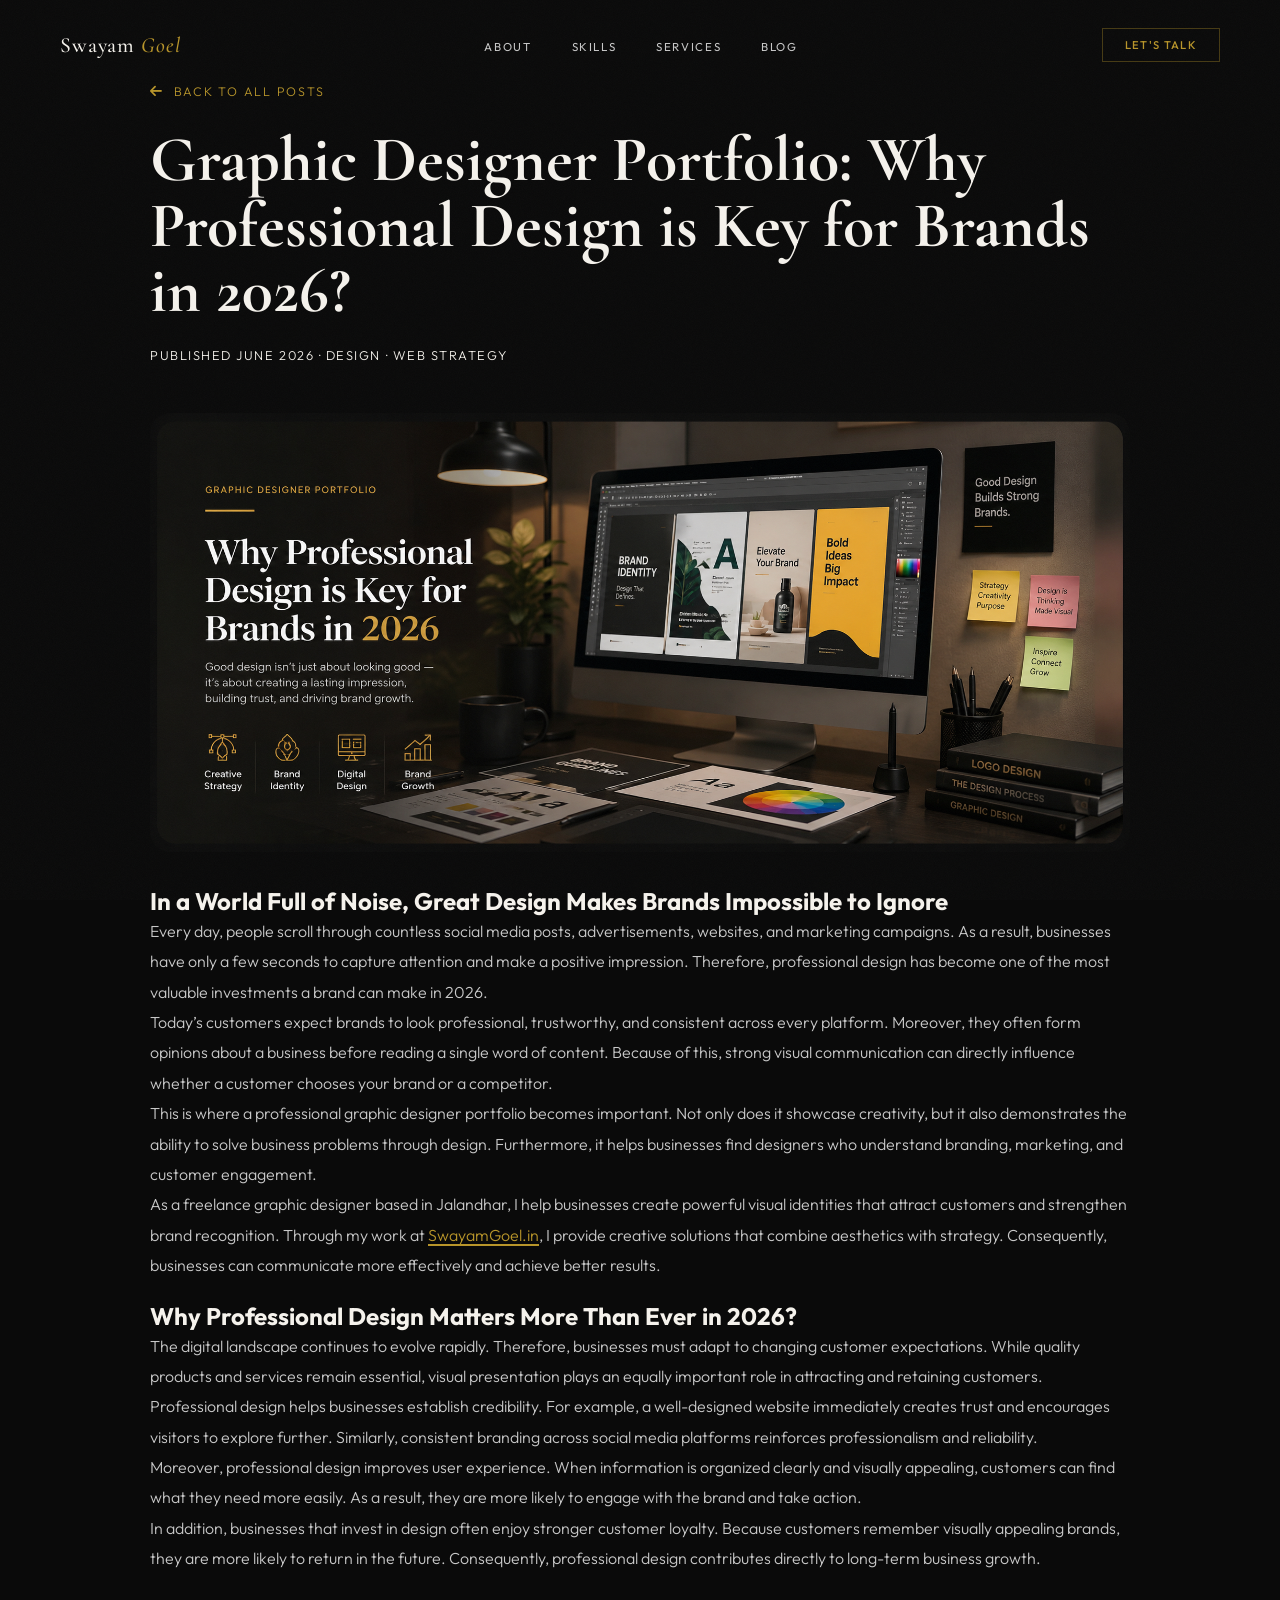
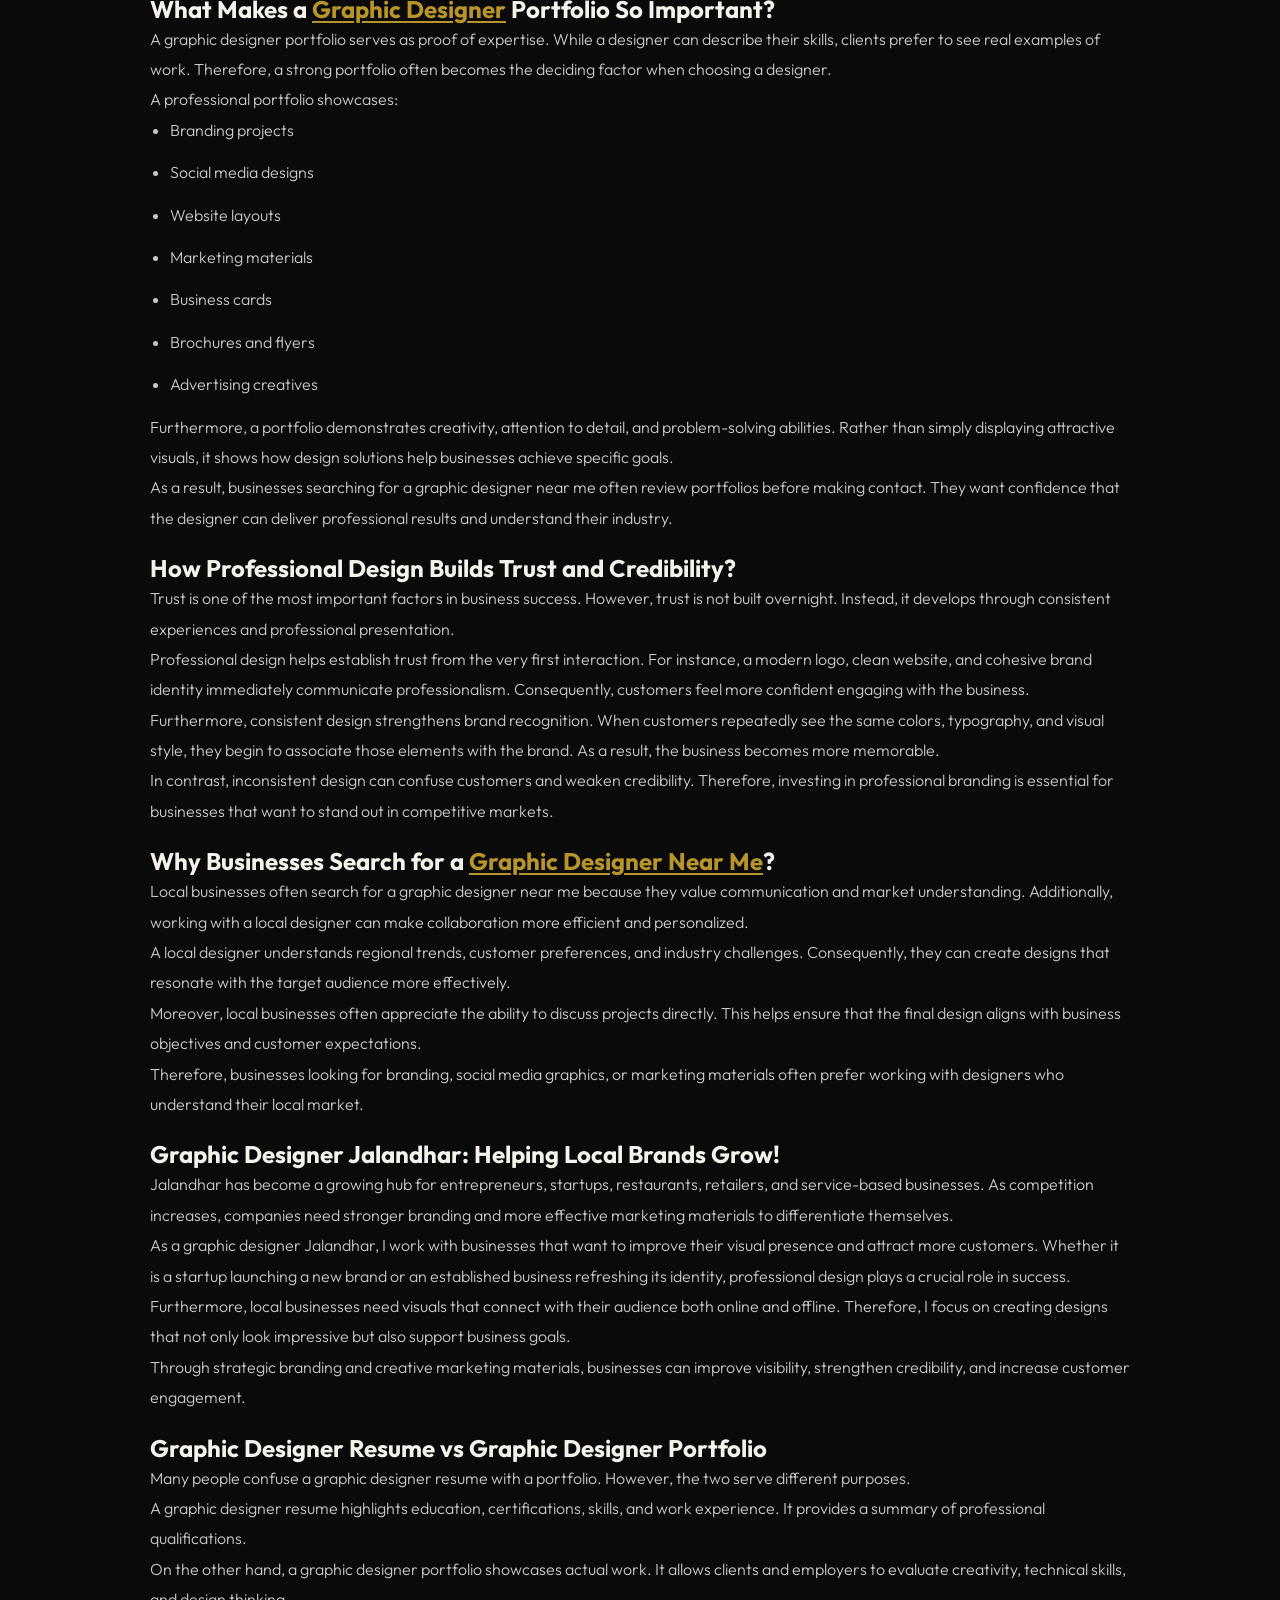
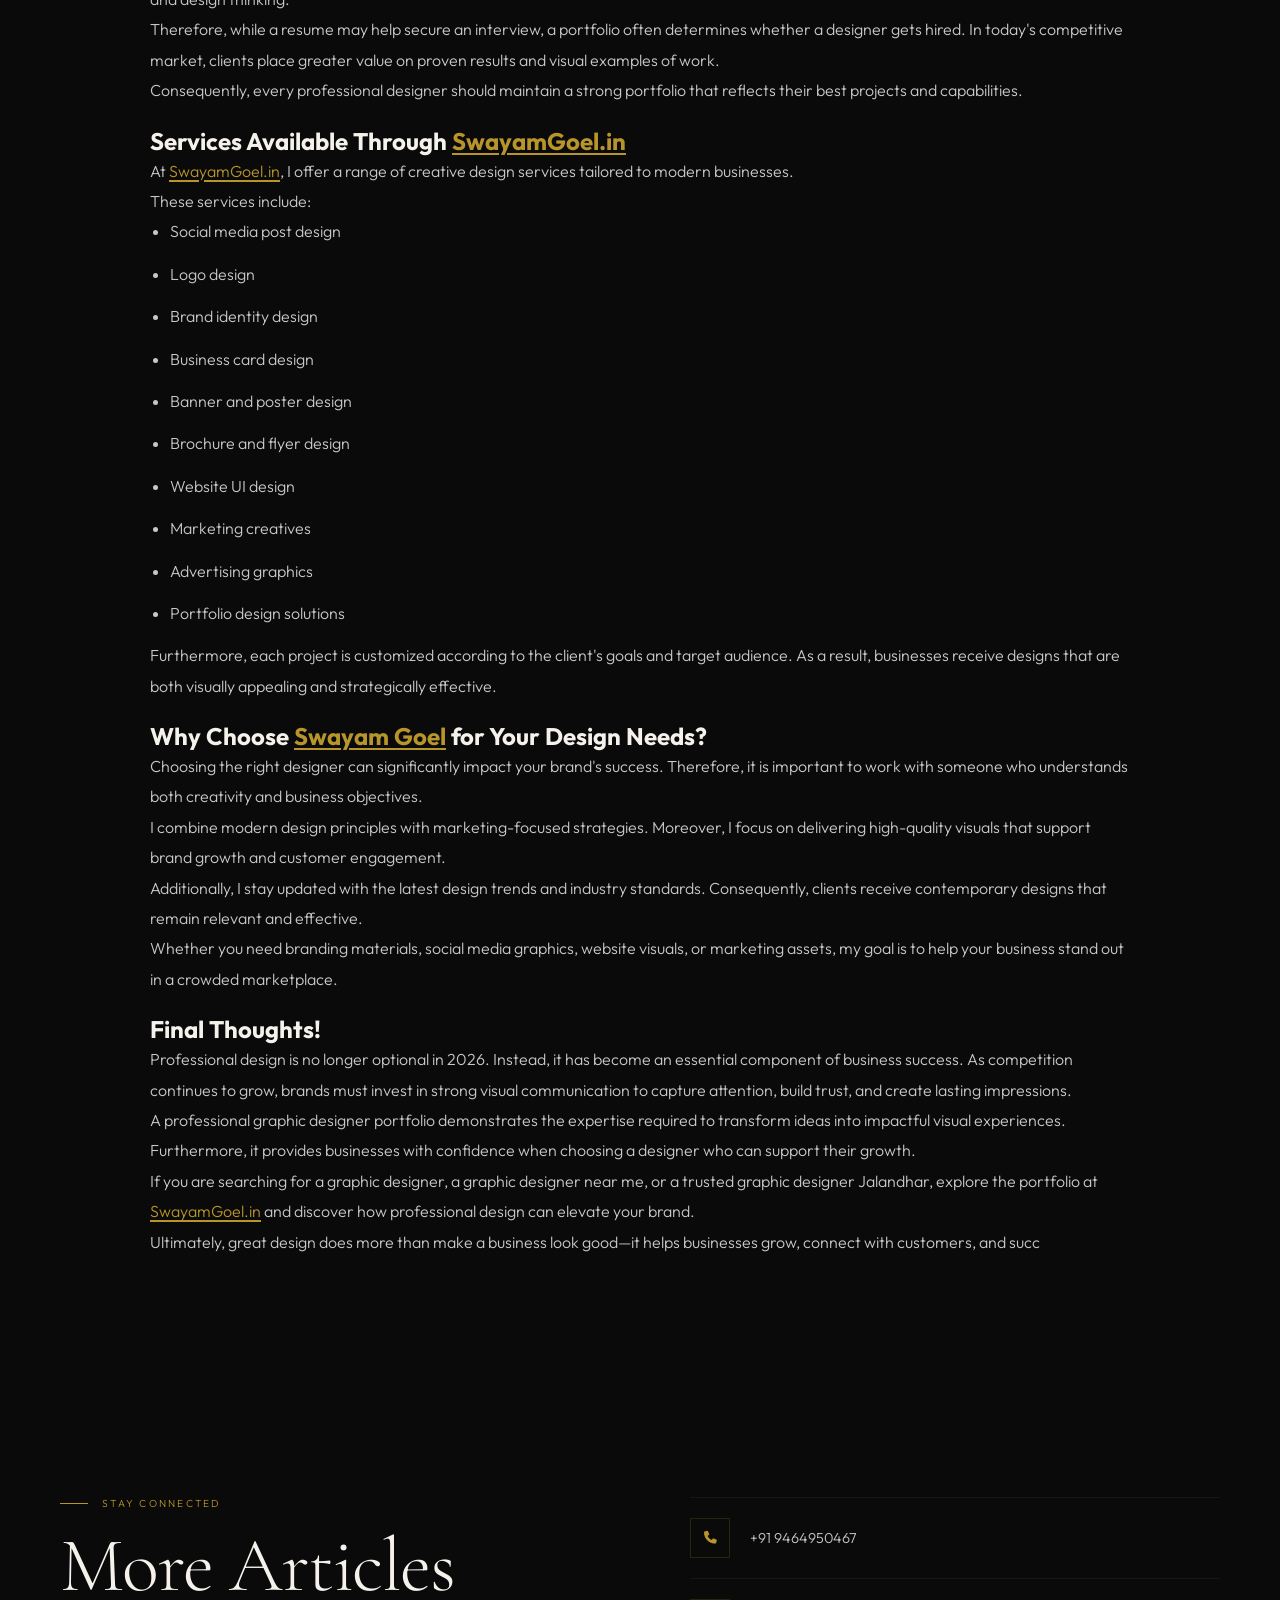
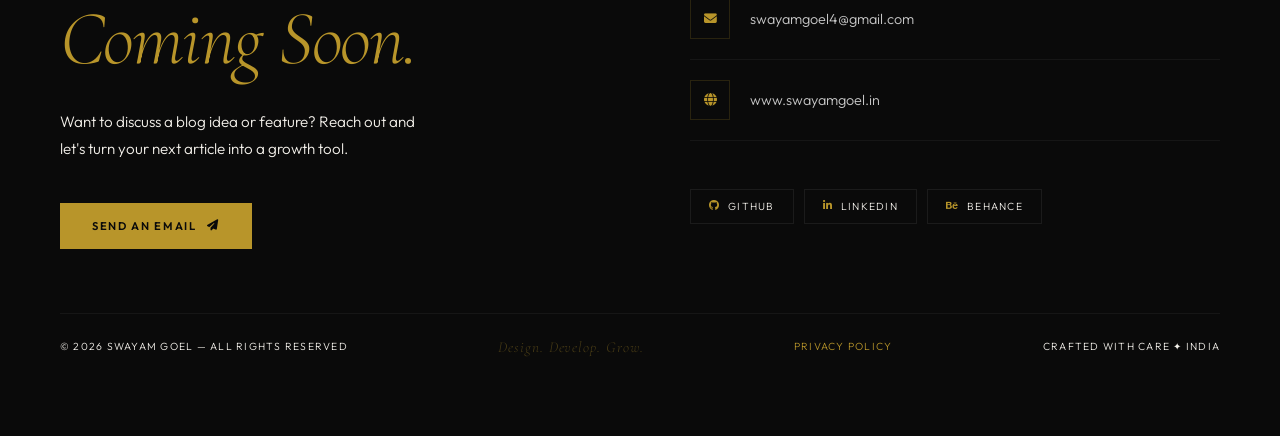
<file: graphic-designer-portfolio.html>
<!DOCTYPE html>
<html lang="en">

<head>
    <meta charset="UTF-8">
    <meta name="viewport" content="width=device-width, initial-scale=1.0">
    <title>Graphic Designer Portfolio: Why Professional Design is Key for Brands in 2026.</title>
    <link rel="stylesheet" href="style.css">
    <link rel="canonical" href="https://swayamgoel.in/graphic-designer-portfolio/">
    <meta name="description"
        content="Graphic Designer Portfolio by Swayam Goel. Explore branding, social media, and marketing design services that help businesses grow and build trust in 2026.">

    <meta name="keywords"
        content="graphic designer portfolio, graphic designer, graphic designer jalandhar, graphic designer near me, graphic designer resume">
    <link rel="icon" type="image/png" href="images/sg.png">
    <link rel="stylesheet" href="https://cdnjs.cloudflare.com/ajax/libs/font-awesome/6.5.0/css/all.min.css">
    <link rel="preconnect" href="https://fonts.googleapis.com">
    <link rel="preconnect" href="https://fonts.gstatic.com" crossorigin>
    <link
        href="https://fonts.googleapis.com/css2?family=Cormorant+Garamond:ital,wght@0,300;0,400;0,500;0,600;0,700;1,300;1,400;1,500&family=Outfit:wght@300;400;500;600&family=Libre+Baskerville:ital@1&display=swap"
        rel="stylesheet">
</head>
<!-- Google tag (gtag.js) -->
<script async src="https://www.googletagmanager.com/gtag/js?id=AW-18157268292"></script>
<script>
  window.dataLayer = window.dataLayer || [];
  function gtag(){dataLayer.push(arguments);}
  gtag('js', new Date());

  gtag('config', 'AW-18157268292');
</script>
<body>
    <nav id="nav">
        <a href="index.html" class="n-logo">Swayam <em>Goel</em></a>
        <ul class="n-links">
            <li><a href="index.html#about">About</a></li>
            <li><a href="index.html#skills">Skills</a></li>
            <li><a href="index.html#services">Services</a></li>
            <li><a href="blog.html">Blog</a></li>
        </ul>
        <a href="index.html#connect" class="n-cta">Let's Talk</a>
        <div class="ham" id="ham" onclick="toggleNav()"><span></span><span></span><span></span></div>
    </nav>

    <div class="mob" id="mob">
        <a href="index.html#about" onclick="closeNav()">About</a>
        <a href="index.html#skills" onclick="closeNav()">Skills</a>
        <a href="index.html#services" onclick="closeNav()">Services</a>
        <a href="blog.html" onclick="closeNav()">Blog</a>
        <a href="index.html#connect" onclick="closeNav()">Contact</a>
    </div>

    <section class="blog-detail sec-in">
        <a class="back-link" href="blog.html"><i class="fa-solid fa-arrow-left"></i>Back to all posts</a>
        <h1>Graphic Designer Portfolio: Why Professional Design is Key for Brands in 2026?</h1>
        <div class="blog-detail-meta">Published June 2026 · Design · Web Strategy</div>
        <img src="images/graphic-designer-resume.png" alt="Graphic designer portfolio" class="blog-image">
        <h2>In a World Full of Noise, Great Design Makes Brands Impossible to Ignore</h2>
        <p>Every day, people scroll through countless social media posts, advertisements, websites, and marketing
            campaigns. As a result, businesses have only a few seconds to capture attention and make a positive
            impression. Therefore, professional design has become one of the most valuable investments a brand can make
            in 2026.</p>
        <p>Today’s customers expect brands to look professional, trustworthy, and consistent across every platform.
            Moreover, they often form opinions about a business before reading a single word of content. Because of
            this, strong visual communication can directly influence whether a customer chooses your brand or a
            competitor.</p>
        <p>This is where a professional graphic designer portfolio becomes important. Not only does it showcase
            creativity, but it also demonstrates the ability to solve business problems through design. Furthermore, it
            helps businesses find designers who understand branding, marketing, and customer engagement.</p>
        <p>As a freelance graphic designer based in Jalandhar, I help businesses create powerful visual identities that
            attract customers and strengthen brand recognition. Through my work at <a
                href="http://www.swayamgoel.in">SwayamGoel.in</a>, I provide creative solutions that combine aesthetics
            with strategy. Consequently, businesses can communicate more effectively and achieve better results.</p>
        <br>
        <h2>Why Professional Design Matters More Than Ever in 2026?</h2>
        <p>The digital landscape continues to evolve rapidly. Therefore, businesses must adapt to changing customer
            expectations. While quality products and services remain essential, visual presentation plays an equally
            important role in attracting and retaining customers.</p>
        <p>Professional design helps businesses establish credibility. For example, a well-designed website immediately
            creates trust and encourages visitors to explore further. Similarly, consistent branding across social media
            platforms reinforces professionalism and reliability.</p>
        <p>Moreover, professional design improves user experience. When information is organized clearly and visually
            appealing, customers can find what they need more easily. As a result, they are more likely to engage with
            the brand and take action.</p>
        <p>In addition, businesses that invest in design often enjoy stronger customer loyalty. Because customers
            remember visually appealing brands, they are more likely to return in the future. Consequently, professional
            design contributes directly to long-term business growth.</p>
        <br>
        <h2>What Makes a <a href="http://www.swayamgoel.in">Graphic Designer</a> Portfolio So Important?</h2>
        <p>A graphic designer portfolio serves as proof of expertise. While a designer can describe their skills,
            clients prefer to see real examples of work. Therefore, a strong portfolio often becomes the deciding factor
            when choosing a designer.</p>
        <p>A professional portfolio showcases:</p>
        <ul>
            <li>Branding projects</li>
            <li>Social media designs</li>
            <li>Website layouts</li>
            <li>Marketing materials</li>
            <li>Business cards</li>
            <li>Brochures and flyers</li>
            <li>Advertising creatives</li>
        </ul>
        <p>Furthermore, a portfolio demonstrates creativity, attention to detail, and problem-solving abilities. Rather
            than simply displaying attractive visuals, it shows how design solutions help businesses achieve specific
            goals.</p>
        <p>As a result, businesses searching for a graphic designer near me often review portfolios before making
            contact. They want confidence that the designer can deliver professional results and understand their
            industry.</p>
        <br>
        <h2>How Professional Design Builds Trust and Credibility?</h2>
        <p>Trust is one of the most important factors in business success. However, trust is not built overnight.
            Instead, it develops through consistent experiences and professional presentation.</p>
        <p>Professional design helps establish trust from the very first interaction. For instance, a modern logo, clean
            website, and cohesive brand identity immediately communicate professionalism. Consequently, customers feel
            more confident engaging with the business.</p>
        <p>Furthermore, consistent design strengthens brand recognition. When customers repeatedly see the same colors,
            typography, and visual style, they begin to associate those elements with the brand. As a result, the
            business becomes more memorable.</p>
        <p>In contrast, inconsistent design can confuse customers and weaken credibility. Therefore, investing in
            professional branding is essential for businesses that want to stand out in competitive markets.</p>
        <br>
        <h2>Why Businesses Search for a <a href="http://www.swayamgoel.in">Graphic Designer Near Me</a>?</h2>
        <p>Local businesses often search for a graphic designer near me because they value communication and market
            understanding. Additionally, working with a local designer can make collaboration more efficient and
            personalized.</p>
        <p>A local designer understands regional trends, customer preferences, and industry challenges. Consequently,
            they can create designs that resonate with the target audience more effectively.</p>
        <p>Moreover, local businesses often appreciate the ability to discuss projects directly. This helps ensure that
            the final design aligns with business objectives and customer expectations.</p>
        <p>Therefore, businesses looking for branding, social media graphics, or marketing materials often prefer
            working with designers who understand their local market.</p>
        <br>
        <h2>Graphic Designer Jalandhar: Helping Local Brands Grow!</h2>
        <p>Jalandhar has become a growing hub for entrepreneurs, startups, restaurants, retailers, and service-based
            businesses. As competition increases, companies need stronger branding and more effective marketing
            materials to differentiate themselves.</p>
        <p>As a graphic designer Jalandhar, I work with businesses that want to improve their visual presence and
            attract more customers. Whether it is a startup launching a new brand or an established business refreshing
            its identity, professional design plays a crucial role in success.</p>
        <p>Furthermore, local businesses need visuals that connect with their audience both online and offline.
            Therefore, I focus on creating designs that not only look impressive but also support business goals.</p>
        <p>Through strategic branding and creative marketing materials, businesses can improve visibility, strengthen
            credibility, and increase customer engagement.</p>
        <br>
        <h2>Graphic Designer Resume vs Graphic Designer Portfolio</h2>
        <p>Many people confuse a graphic designer resume with a portfolio. However, the two serve different purposes.
        </p>
        <p>A graphic designer resume highlights education, certifications, skills, and work experience. It provides a
            summary of professional qualifications.</p>
        <p>On the other hand, a graphic designer portfolio showcases actual work. It allows clients and employers to
            evaluate creativity, technical skills, and design thinking.</p>
        <p>Therefore, while a resume may help secure an interview, a portfolio often determines whether a designer gets
            hired. In today's competitive market, clients place greater value on proven results and visual examples of
            work.</p>
        <p>Consequently, every professional designer should maintain a strong portfolio that reflects their best
            projects and capabilities.</p>
        <br>
        <h2>Services Available Through <a href="http://www.swayamgoel.in">SwayamGoel.in</a></h2>
        <p>At <a href="http://www.swayamgoel.in">SwayamGoel.in</a>, I offer a range of creative design services tailored
            to modern businesses.</p>
        <p>These services include:</p>
        <ul>
            <li>Social media post design</li>
            <li>Logo design</li>
            <li>Brand identity design</li>
            <li>Business card design</li>
            <li>Banner and poster design</li>
            <li>Brochure and flyer design</li>
            <li>Website UI design</li>
            <li>Marketing creatives</li>
            <li>Advertising graphics</li>
            <li>Portfolio design solutions</li>
        </ul>
        <p>Furthermore, each project is customized according to the client's goals and target audience. As a result,
            businesses receive designs that are both visually appealing and strategically effective.</p>
        <br>
        <h2>Why Choose <a href="http://www.swayamgoel.in">Swayam Goel</a> for Your Design Needs?</h2>
        <p>Choosing the right designer can significantly impact your brand's success. Therefore, it is important to work
            with someone who understands both creativity and business objectives.</p>
        <p>I combine modern design principles with marketing-focused strategies. Moreover, I focus on delivering
            high-quality visuals that support brand growth and customer engagement.</p>
        <p>Additionally, I stay updated with the latest design trends and industry standards. Consequently, clients
            receive contemporary designs that remain relevant and effective.</p>
        <p>Whether you need branding materials, social media graphics, website visuals, or marketing assets, my goal is
            to help your business stand out in a crowded marketplace.</p>
        <br>
        <h2>Final Thoughts!</h2>
        <p>Professional design is no longer optional in 2026. Instead, it has become an essential component of business
            success. As competition continues to grow, brands must invest in strong visual communication to capture
            attention, build trust, and create lasting impressions.</p>
        <p>A professional graphic designer portfolio demonstrates the expertise required to transform ideas into
            impactful visual experiences. Furthermore, it provides businesses with confidence when choosing a designer
            who can support their growth.</p>
        <p>If you are searching for a graphic designer, a graphic designer near me, or a trusted graphic designer
            Jalandhar, explore the portfolio at <a href="http://www.swayamgoel.in">SwayamGoel.in</a> and discover how
            professional design can elevate your brand.</p>
        <p>Ultimately, great design does more than make a business look good—it helps businesses grow, connect with
            customers, and succ</p>
    </section>

    <footer class="foot">
        <div class="foot-in">
            <div>
                <div class="sec-lbl">Stay Connected</div>
                <div class="foot-big">More Articles<br><em>Coming Soon.</em></div>
                <p class="foot-p">Want to discuss a blog idea or feature? Reach out and let's turn your next article
                    into a growth tool.</p>
                <a href="mailto:swayamgoel4@gmail.com?subject=Blog%20Inquiry" class="btn-g">
                    <span>Send an Email</span>
                    <i class="fa-solid fa-paper-plane"></i>
                </a>
            </div>
            <div>
                <div class="c-list">
                    <div class="c-item">
                        <div class="c-icon"><i class="fa-solid fa-phone"></i></div><a href="tel:+919464950467">+91
                            9464950467</a>
                    </div>
                    <div class="c-item">
                        <div class="c-icon"><i class="fa-solid fa-envelope"></i></div><a
                            href="mailto:swayamgoel4@gmail.com">swayamgoel4@gmail.com</a>
                    </div>
                    <div class="c-item">
                        <div class="c-icon"><i class="fa-solid fa-globe"></i></div><a href="http://www.swayamgoel.in"
                            target="_blank">www.swayamgoel.in</a>
                    </div>
                </div>
                <div class="s-list">
                    <a href="https://github.com/Swayamgoel" target="_blank" class="s-btn"><i
                            class="fa-brands fa-github"></i> GitHub</a>
                    <a href="https://www.linkedin.com/in/swayam-goel-176712242/" target="_blank" class="s-btn"><i
                            class="fa-brands fa-linkedin-in"></i> LinkedIn</a>
                    <a href="https://www.behance.net/swayamgoel" target="_blank" class="s-btn"><i
                            class="fa-brands fa-behance"></i> Behance</a>
                </div>
            </div>
        </div>
        <div class="foot-bar">
            <p>© 2026 Swayam Goel — All Rights Reserved</p>
            <div class="foot-m">Design. Develop. Grow.</div>
            <p><a href="privacy-policy.html">Privacy Policy</a></p>
            <p>Crafted with care ✦ India</p>
        </div>
    </footer>

    <script>
        function toggleNav() {
            document.getElementById('mob').classList.toggle('on');
            document.getElementById('ham').classList.toggle('x');
            document.body.style.overflow = document.getElementById('mob').classList.contains('on') ? 'hidden' : '';
        }
        function closeNav() {
            document.getElementById('mob').classList.remove('on');
            document.getElementById('ham').classList.remove('x');
            document.body.style.overflow = '';
        }
    </script>
</body>

</html>
</file>
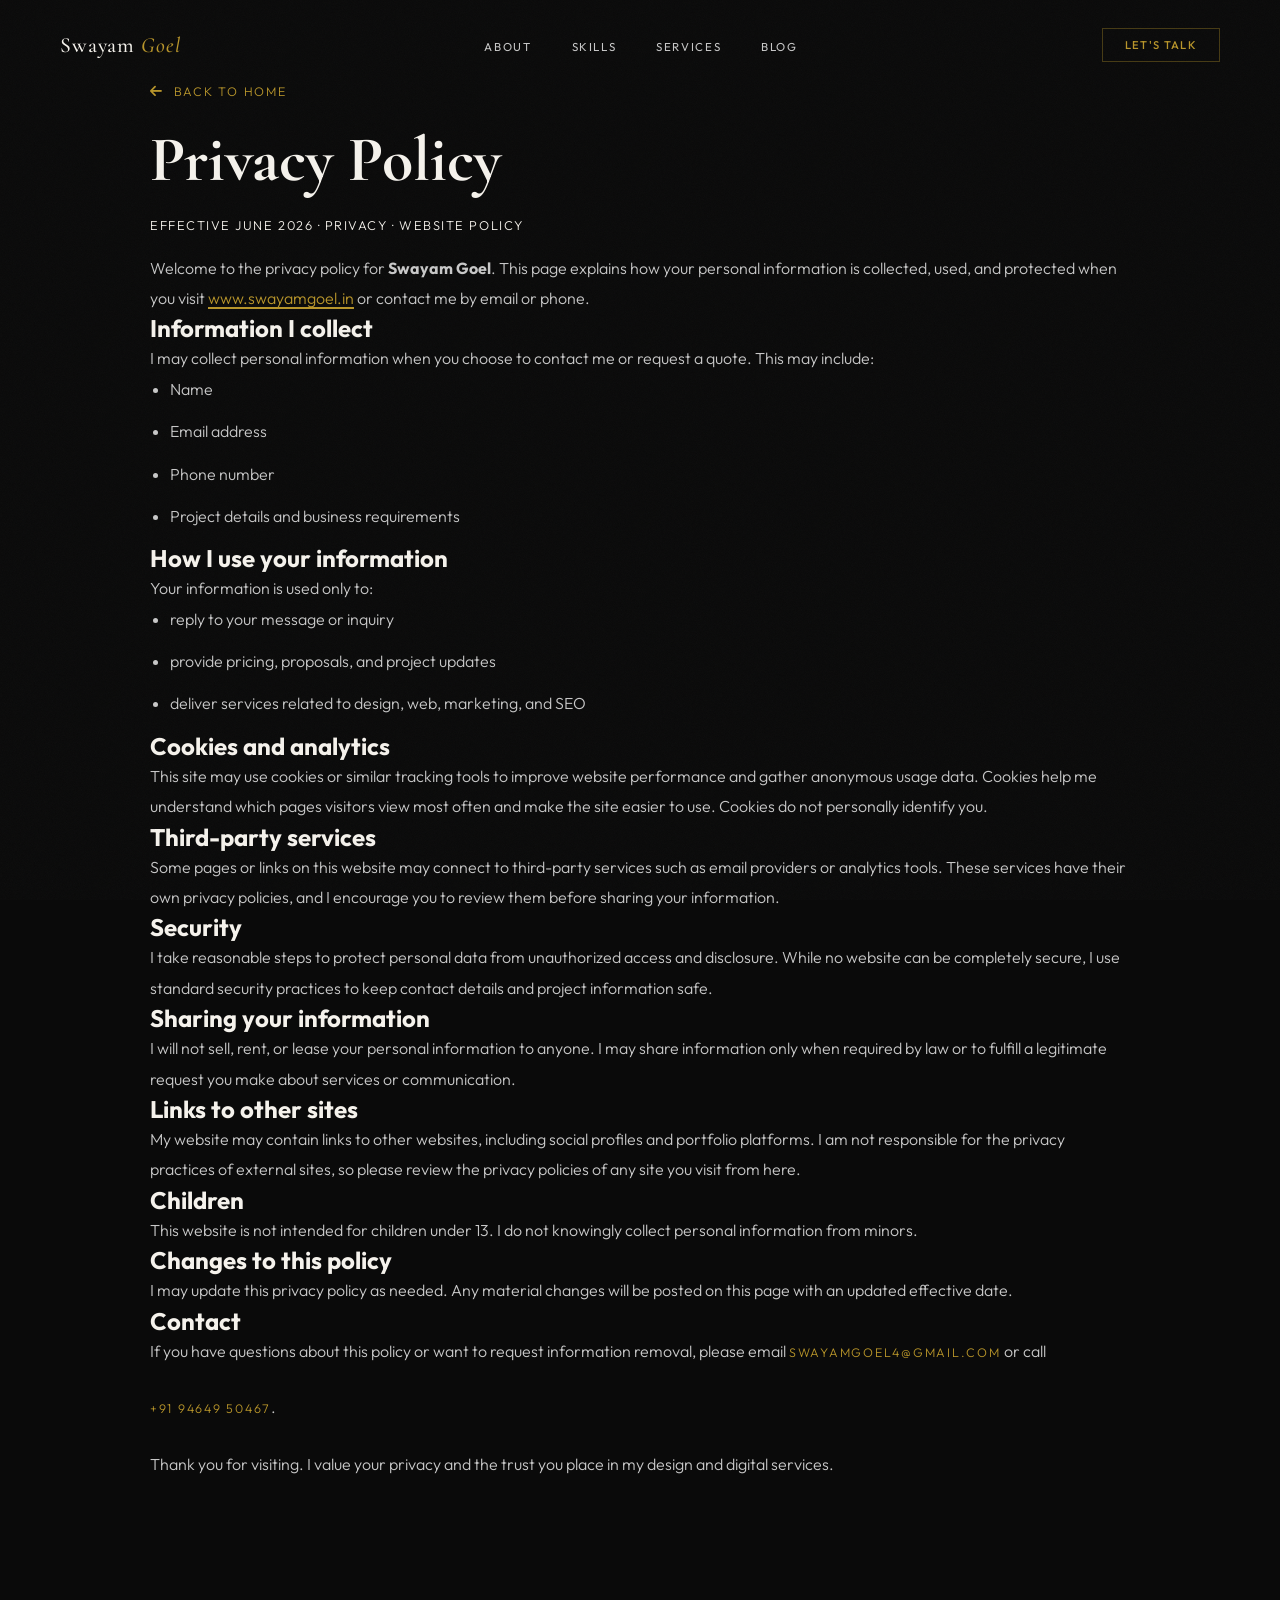
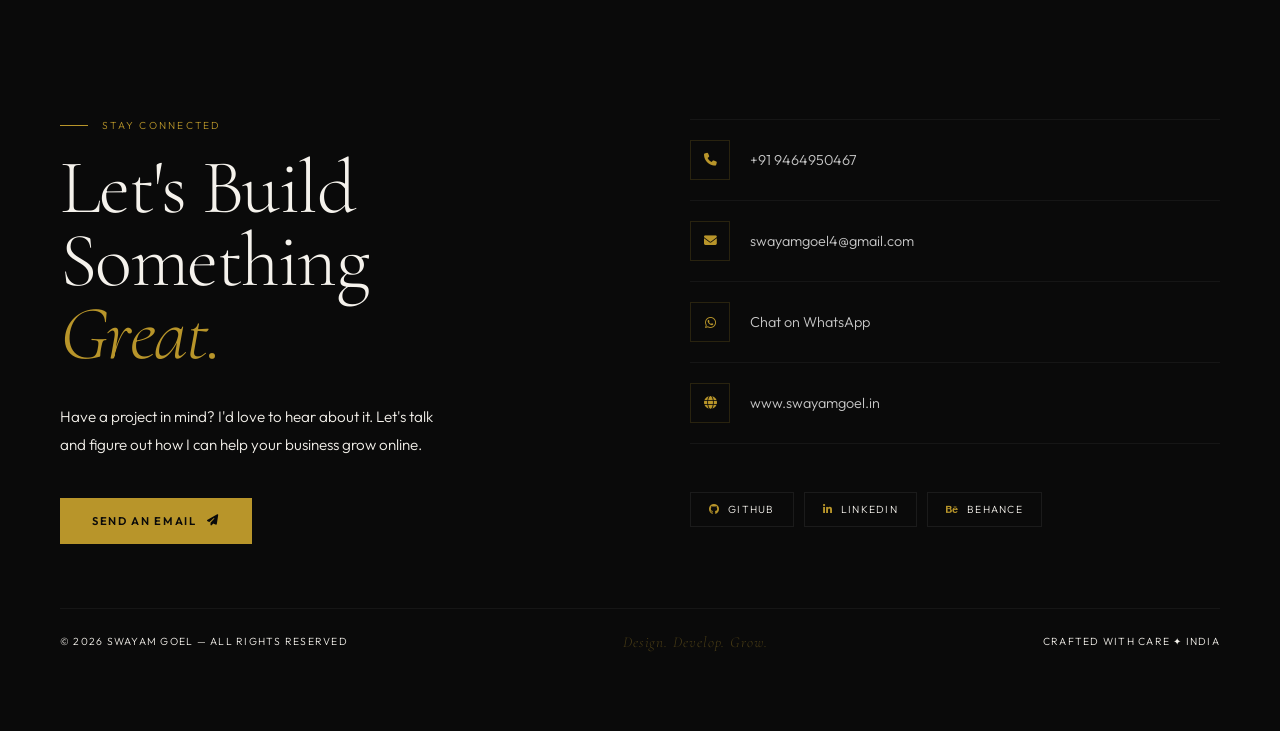
<file: privacy-policy.html>
<!DOCTYPE html>
<html lang="en">

<head>
    <meta charset="UTF-8">
    <meta name="viewport" content="width=device-width, initial-scale=1.0">
    <title>Privacy Policy — Swayam Goel</title>
    <link rel="canonical" href="https://swayamgoel.in/privacy-policy/" />
    <meta name="description" content="Privacy Policy for Swayam Goel, covering data collection, cookies, contact details, and how personal information is handled on this website.">
    <link rel="stylesheet" href="style.css">
    <link rel="icon" type="image/png" href="images/sg.png">
    <link rel="stylesheet" href="https://cdnjs.cloudflare.com/ajax/libs/font-awesome/6.5.0/css/all.min.css">
    <link rel="preconnect" href="https://fonts.googleapis.com">
    <link rel="preconnect" href="https://fonts.gstatic.com" crossorigin>
    <link href="https://fonts.googleapis.com/css2?family=Cormorant+Garamond:ital,wght@0,300;0,400;0,500;0,600;0,700;1,300;1,400;1,500&family=Outfit:wght@300;400;500;600&family=Libre+Baskerville:ital@1&display=swap" rel="stylesheet">
</head>
<!-- Google tag (gtag.js) -->
<script async src="https://www.googletagmanager.com/gtag/js?id=AW-18157268292"></script>
<script>
  window.dataLayer = window.dataLayer || [];
  function gtag(){dataLayer.push(arguments);}
  gtag('js', new Date());

  gtag('config', 'AW-18157268292');
</script>
<body>
    <nav id="nav">
        <a href="index.html" class="n-logo">Swayam <em>Goel</em></a>
        <ul class="n-links">
            <li><a href="index.html#about">About</a></li>
            <li><a href="index.html#skills">Skills</a></li>
            <li><a href="index.html#services">Services</a></li>
            <li><a href="blog.html">Blog</a></li>
        </ul>
        <a href="index.html#connect" class="n-cta">Let's Talk</a>
        <div class="ham" id="ham" onclick="toggleNav()"><span></span><span></span><span></span></div>
    </nav>

    <div class="mob" id="mob">
        <a href="index.html#about" onclick="closeNav()">About</a>
        <a href="index.html#skills" onclick="closeNav()">Skills</a>
        <a href="index.html#services" onclick="closeNav()">Services</a>
        <a href="blog.html" onclick="closeNav()">Blog</a>
        <a href="index.html#connect" onclick="closeNav()">Contact</a>
    </div>

    <section class="blog-detail sec-in">
        <a class="back-link" href="index.html"><i class="fa-solid fa-arrow-left"></i>Back to home</a>
        <h1>Privacy Policy</h1>
        <div class="blog-detail-meta">Effective June 2026 · Privacy · Website Policy</div>

        <p>Welcome to the privacy policy for <strong>Swayam Goel</strong>. This page explains how your personal information is collected, used, and protected when you visit <a href="http://www.swayamgoel.in">www.swayamgoel.in</a> or contact me by email or phone.</p>

        <h2>Information I collect</h2>
        <p>I may collect personal information when you choose to contact me or request a quote. This may include:</p>
        <ul>
            <li>Name</li>
            <li>Email address</li>
            <li>Phone number</li>
            <li>Project details and business requirements</li>
        </ul>

        <h2>How I use your information</h2>
        <p>Your information is used only to:</p>
        <ul>
            <li>reply to your message or inquiry</li>
            <li>provide pricing, proposals, and project updates</li>
            <li>deliver services related to design, web, marketing, and SEO</li>
        </ul>

        <h2>Cookies and analytics</h2>
        <p>This site may use cookies or similar tracking tools to improve website performance and gather anonymous usage data. Cookies help me understand which pages visitors view most often and make the site easier to use. Cookies do not personally identify you.</p>

        <h2>Third-party services</h2>
        <p>Some pages or links on this website may connect to third-party services such as email providers or analytics tools. These services have their own privacy policies, and I encourage you to review them before sharing your information.</p>

        <h2>Security</h2>
        <p>I take reasonable steps to protect personal data from unauthorized access and disclosure. While no website can be completely secure, I use standard security practices to keep contact details and project information safe.</p>

        <h2>Sharing your information</h2>
        <p>I will not sell, rent, or lease your personal information to anyone. I may share information only when required by law or to fulfill a legitimate request you make about services or communication.</p>

        <h2>Links to other sites</h2>
        <p>My website may contain links to other websites, including social profiles and portfolio platforms. I am not responsible for the privacy practices of external sites, so please review the privacy policies of any site you visit from here.</p>

        <h2>Children</h2>
        <p>This website is not intended for children under 13. I do not knowingly collect personal information from minors.</p>

        <h2>Changes to this policy</h2>
        <p>I may update this privacy policy as needed. Any material changes will be posted on this page with an updated effective date.</p>

        <h2>Contact</h2>
        <p>If you have questions about this policy or want to request information removal, please email <a class="back-link" href="mailto:swayamgoel4@gmail.com">swayamgoel4@gmail.com</a> or call <a class="back-link" href="tel:+919464950467">+91 94649 50467</a>.</p>

        <p>Thank you for visiting. I value your privacy and the trust you place in my design and digital services.</p>
    </section>

    <footer class="foot">
        <div class="foot-in">
            <div>
                <div class="sec-lbl">Stay Connected</div>
                <div class="foot-big">Let's Build<br>Something<br><em>Great.</em></div>
                <p class="foot-p">Have a project in mind? I'd love to hear about it. Let's talk and figure out how I can
                    help
                    your business grow online.</p>
                <a href="mailto:swayamgoel4@gmail.com?subject=Portfolio%20Inquiry" class="btn-g">
                    <span>Send an Email</span>
                    <i class="fa-solid fa-paper-plane"></i>
                </a>
            </div>
            <div>
                <div class="c-list">
                    <div class="c-item">
                        <div class="c-icon"><i class="fa-solid fa-phone"></i></div><a href="tel:+919464950467">+91 9464950467</a>
                    </div>
                    <div class="c-item">
                        <div class="c-icon"><i class="fa-solid fa-envelope"></i></div><a href="mailto:swayamgoel4@gmail.com">swayamgoel4@gmail.com</a>
                    </div>
                    <div class="c-item">
                        <div class="c-icon"><i class="fa-brands fa-whatsapp"></i></div><a
                            href="https://wa.me/919464950467" target="_blank">Chat on WhatsApp</a>
                    </div>
                    <div class="c-item">
                        <div class="c-icon"><i class="fa-solid fa-globe"></i></div><a href="http://www.swayamgoel.in" target="_blank">www.swayamgoel.in</a>
                    </div>
                </div>
                <div class="s-list">
                    <a href="https://github.com/Swayamgoel" target="_blank" class="s-btn"><i class="fa-brands fa-github"></i> GitHub</a>
                    <a href="https://www.linkedin.com/in/swayam-goel-176712242/" target="_blank" class="s-btn"><i class="fa-brands fa-linkedin-in"></i> LinkedIn</a>
                    <a href="https://www.behance.net/swayamgoel" target="_blank" class="s-btn"><i class="fa-brands fa-behance"></i> Behance</a>
                </div>
            </div>
        </div>
        <div class="foot-bar">
            <p>© 2026 Swayam Goel — All Rights Reserved</p>
            <div class="foot-m">Design. Develop. Grow.</div>
            <p>Crafted with care ✦ India</p>
        </div>
    </footer>

    <script>
        function toggleNav() {
            document.getElementById('mob').classList.toggle('on');
            document.getElementById('ham').classList.toggle('x');
            document.body.style.overflow = document.getElementById('mob').classList.contains('on') ? 'hidden' : '';
        }
        function closeNav() {
            document.getElementById('mob').classList.remove('on');
            document.getElementById('ham').classList.remove('x');
            document.body.style.overflow = '';
        }
    </script>
</body>

</html>
</file>
<file: style.css>
:root {
            --ink: #0a0a0a;
            --ink-2: #111111;
            --ink-3: #1a1a1a;
            --mid: #f5f2ec;
            --pale: #c8c8c8;
            --bone: #f5f2ec;
            --parch: #ede9df;
            --gold: #b8952a;
            --gold-l: #d4af4e;
            --white: #faf9f7;
            --ff-h: 'Cormorant Garamond', Georgia, serif;
            --ff-b: 'Outfit', sans-serif;
            --ff-i: 'Libre Baskerville', Georgia, serif;
            --ease: cubic-bezier(0.16, 1, 0.3, 1);
        }

        *,
        *::before,
        *::after {
            margin: 0;
            padding: 0;
            box-sizing: border-box;
        }

        html {
            scroll-behavior: smooth;
        }

        body {
            background: var(--ink);
            color: var(--bone);
            font-family: var(--ff-b);
            font-weight: 300;
            overflow-x: hidden;
            -webkit-font-smoothing: antialiased;
        }

        body::before {
            content: '';
            position: fixed;
            inset: 0;
            z-index: 9000;
            pointer-events: none;
            opacity: 0.03;
            background-image: url("data:image/svg+xml,%3Csvg viewBox='0 0 256 256' xmlns='http://www.w3.org/2000/svg'%3E%3Cfilter id='n'%3E%3CfeTurbulence type='fractalNoise' baseFrequency='0.9' numOctaves='4' stitchTiles='stitch'/%3E%3C/filter%3E%3Crect width='100%25' height='100%25' filter='url(%23n)'/%3E%3C/svg%3E");
            background-size: 180px;
        }

        #prog {
            position: fixed;
            top: 0;
            left: 0;
            height: 1px;
            background: var(--gold);
            z-index: 8000;
            transform-origin: left;
            transform: scaleX(0);
            transition: transform .1s linear;
        }

        #cur,
        #cur-ring {
            position: fixed;
            border-radius: 50%;
            pointer-events: none;
            z-index: 7999;
        }

        #cur {
            width: 7px;
            height: 7px;
            background: var(--gold);
            margin: -3.5px 0 0 -3.5px;
        }

        #cur-ring {
            width: 36px;
            height: 36px;
            border: 1px solid rgba(184, 149, 42, .45);
            margin: -18px 0 0 -18px;
            transition: transform .5s var(--ease);
        }

        /* NAV */
        nav {
            position: fixed;
            top: 0;
            left: 0;
            right: 0;
            z-index: 6000;
            display: flex;
            align-items: center;
            justify-content: space-between;
            padding: 28px 60px;
            transition: padding .5s var(--ease), background .5s;
        }

        nav.solid {
            padding: 18px 60px;
            background: rgba(10, 10, 10, .93);
            backdrop-filter: blur(20px);
            border-bottom: 1px solid rgba(255, 255, 255, .04);
        }

        .n-logo {
            font-family: var(--ff-h);
            font-size: 1.35rem;
            font-weight: 500;
            letter-spacing: .04em;
            color: var(--bone);
            text-decoration: none;
        }

        .n-logo em {
            font-style: italic;
            color: var(--gold);
        }

        .n-links {
            display: flex;
            gap: 40px;
            list-style: none;
        }

        .n-links a {
            font-size: .72rem;
            font-weight: 400;
            letter-spacing: .14em;
            text-transform: uppercase;
            color: var(--pale);
            text-decoration: none;
            position: relative;
            transition: color .2s;
        }

        .n-links a::after {
            content: '';
            position: absolute;
            bottom: -3px;
            left: 0;
            right: 0;
            height: 1px;
            background: var(--gold);
            transform: scaleX(0);
            transform-origin: left;
            transition: transform .3s var(--ease);
        }

        .n-links a:hover {
            color: var(--bone);
        }

        .n-links a:hover::after {
            transform: scaleX(1);
        }

        .n-cta {
            font-size: .7rem;
            font-weight: 500;
            letter-spacing: .12em;
            text-transform: uppercase;
            color: var(--gold);
            text-decoration: none;
            border: 1px solid rgba(184, 149, 42, .35);
            padding: 9px 22px;
            transition: all .25s;
        }

        .n-cta:hover {
            background: var(--gold);
            color: var(--ink);
            border-color: var(--gold);
        }

        .ham {
            display: none;
            flex-direction: column;
            gap: 6px;
            cursor: pointer;
            padding: 4px;
        }

        .ham span {
            display: block;
            width: 24px;
            height: 1px;
            background: var(--bone);
            transition: all .3s;
        }

        .ham.x span:nth-child(1) {
            transform: rotate(45deg) translate(5px, 5px);
        }

        .ham.x span:nth-child(2) {
            opacity: 0;
        }

        .ham.x span:nth-child(3) {
            transform: rotate(-45deg) translate(5px, -5px);
        }

        .mob {
            display: none;
            position: fixed;
            inset: 0;
            background: var(--ink-2);
            z-index: 5999;
            flex-direction: column;
            align-items: center;
            justify-content: center;
            gap: 44px;
        }

        .mob.on {
            display: flex;
        }

        .mob a {
            font-family: var(--ff-h);
            font-size: clamp(2.2rem, 7vw, 3.8rem);
            font-weight: 300;
            color: var(--bone);
            text-decoration: none;
            opacity: 0;
            transform: translateY(24px);
        }

        .mob.on a {
            animation: mf .45s var(--ease) forwards;
        }

        .mob.on a:nth-child(1) {
            animation-delay: .05s
        }

        .mob.on a:nth-child(2) {
            animation-delay: .12s
        }

        .mob.on a:nth-child(3) {
            animation-delay: .19s
        }

        .mob.on a:nth-child(4) {
            animation-delay: .26s
        }

        .mob.on a:nth-child(5) {
            animation-delay: .33s
        }

        .mob a:hover {
            color: var(--gold);
        }

        @keyframes mf {
            to {
                opacity: 1;
                transform: translateY(0);
            }
        }

        /* HERO */
        .hero {
            min-height: 100svh;
            display: grid;
            grid-template-columns: 1fr 420px;
            align-items: start;
            padding: 120px 60px 80px;
            gap: 40px;
            position: relative;
            overflow: hidden;
        }

        .hero::before {
            content: '';
            position: absolute;
            left: 60px;
            top: 25%;
            bottom: 25%;
            width: 1px;
            background: linear-gradient(to bottom, transparent, rgba(184, 149, 42, .2), transparent);
        }

        .h-left {
            padding-left: 28px;
            position: relative;
            z-index: 2;
        }

        .h-sup {
            font-size: .68rem;
            font-weight: 400;
            letter-spacing: .22em;
            text-transform: uppercase;
            color: var(--gold);
            margin-bottom: 20px;
            display: flex;
            align-items: center;
            gap: 14px;
        }

        .h-sup::before {
            content: '';
            width: 32px;
            height: 1px;
            background: var(--gold);
        }

        h1.h-name {
            font-family: var(--ff-h);
            font-size: clamp(4.5rem, 9vw, 9rem);
            font-weight: 300;
            line-height: .9;
            letter-spacing: -.02em;
            color: var(--bone);
            margin-bottom: 8px;
        }

        h1.h-name strong {
            font-weight: 600;
            display: block;
        }

        h1.h-name em {
            font-style: italic;
            color: var(--gold);
            font-weight: 300;
        }

        .h-rule {
            width: 60px;
            height: 1px;
            background: linear-gradient(to right, var(--gold), transparent);
            margin: 18px 0;
        }

        .h-desc {
            font-size: .78rem;
            font-weight: 300;
            letter-spacing: .06em;
            color: var(--pale);
            line-height: 2.2;
            display: flex;
            flex-wrap: wrap;
            gap: 0 28px;
        }

        .h-desc span {
            position: relative;
        }

        .h-desc span:not(:last-child)::after {
            content: '·';
            margin-left: 28px;
            position: absolute;
            right: -28px;
            color: var(--gold);
        }

        .h-act {
            margin-top: 28px;
            display: flex;
            align-items: center;
            gap: 32px;
        }

        .btn-g {
            display: inline-flex;
            align-items: center;
            gap: 10px;
            background: var(--gold);
            color: var(--ink);
            font-size: .7rem;
            font-weight: 600;
            letter-spacing: .15em;
            text-transform: uppercase;
            text-decoration: none;
            padding: 16px 32px;
            transition: all .3s var(--ease);
            position: relative;
            overflow: hidden;
        }

        .btn-g::before {
            content: '';
            position: absolute;
            inset: 0;
            background: var(--ink);
            transform: translateX(-101%);
            transition: transform .4s var(--ease);
        }

        .btn-g:hover::before {
            transform: translateX(0);
        }

        .btn-g:hover {
            color: var(--gold);
        }

        .btn-g span,
        .btn-g i {
            position: relative;
            z-index: 1;
        }

        .btn-gh {
            font-size: .7rem;
            font-weight: 400;
            letter-spacing: .12em;
            text-transform: uppercase;
            color: var(--pale);
            text-decoration: none;
            display: inline-flex;
            align-items: center;
            gap: 8px;
            transition: color .2s;
        }

        .btn-gh i {
            font-size: .6rem;
            transition: transform .2s;
        }

        .btn-gh:hover {
            color: var(--bone);
        }

        .btn-gh:hover i {
            transform: translate(3px, -3px);
        }

        /* CARD */
        .h-right {
            display: flex;
            flex-direction: column;
            align-items: center;
            gap: 14px;
            position: relative;
            z-index: 2;
            padding-top: 0;
        }

        .flip-lbl {
            font-size: .62rem;
            letter-spacing: .16em;
            text-transform: uppercase;
            color: var(--mid);
            display: flex;
            align-items: center;
            gap: 8px;
        }

        .flip-lbl::before {
            content: '';
            width: 20px;
            height: 1px;
            background: var(--mid);
        }

        .card-scene {
            width: 300px;
            height: 520px;
            perspective: 1400px;
            perspective-origin: 50% 50%;
            cursor: pointer;
            touch-action: pan-y;
            -webkit-tap-highlight-color: transparent;
        }

        .card-3d {
            width: 100%;
            height: 100%;
            position: relative;
            transform-style: preserve-3d;
            transform-origin: 50% 50%;
            transition: transform .75s cubic-bezier(0.4, 0, 0.2, 1);
            will-change: transform;
        }

        .card-3d.flipped {
            transform: rotateY(180deg);
        }

        .card-face {
            position: absolute;
            inset: 0;
            backface-visibility: hidden;
            border-radius: 4px;
            overflow: hidden;
        }

        /* Front */
        .cf {
            background: var(--parch);
            display: flex;
            flex-direction: column;
            align-items: center;
            justify-content: center;
            padding: 44px 36px;
            text-align: center;
            position: relative;
        }

        .cf-c {
            position: absolute;
            width: 18px;
            height: 18px;
        }

        .cf-c.tl {
            top: 18px;
            left: 18px;
            border-top: 1px solid var(--gold);
            border-left: 1px solid var(--gold);
        }

        .cf-c.tr {
            top: 18px;
            right: 18px;
            border-top: 1px solid var(--gold);
            border-right: 1px solid var(--gold);
        }

        .cf-c.bl {
            bottom: 18px;
            left: 18px;
            border-bottom: 1px solid var(--gold);
            border-left: 1px solid var(--gold);
        }

        .cf-c.br {
            bottom: 18px;
            right: 18px;
            border-bottom: 1px solid var(--gold);
            border-right: 1px solid var(--gold);
        }

        .cf-hello {
            font-size: .6rem;
            letter-spacing: .22em;
            text-transform: uppercase;
            color: var(--mid);
            margin-bottom: 22px;
        }

        .cf-titles {
            display: flex;
            flex-direction: column;
            gap: 2px;
            margin-bottom: 28px;
        }

        .cf-t {
            font-family: var(--ff-h);
            font-size: 1.55rem;
            line-height: 1;
            font-weight: 300;
            color: var(--ink);
            letter-spacing: .04em;
        }

        .cf-t.a {
            color: var(--gold);
            font-weight: 600;
        }

        .cf-line {
            width: 36px;
            height: 1px;
            background: linear-gradient(to right, var(--gold), transparent);
            margin: 20px auto;
        }

        .cf-name {
            font-family: var(--ff-h);
            font-size: 2.4rem;
            font-weight: 600;
            letter-spacing: .06em;
            color: var(--ink);
            line-height: 1;
            margin-bottom: 14px;
        }

        .cf-sub {
            font-size: .55rem;
            letter-spacing: .18em;
            text-transform: uppercase;
            color: var(--gold-l);
            line-height: 2;
        }

        /* Back */
        .cb {
            background: var(--ink-2);
            transform: rotateY(180deg);
            padding: 28px 28px;
            display: flex;
            flex-direction: column;
            border: 1px solid rgba(255, 255, 255, .05);
        }

        .cb-photo {
            width: 80px;
            height: 80px;
            border-radius: 50%;
            object-fit: cover;
            object-position: top center;
            border: 2px solid var(--gold);
            box-shadow: 0 0 0 4px rgba(184, 149, 42, .15);
            display: block;
            margin: 0 auto 14px;
        }

        .cb::after {
            content: '';
            position: absolute;
            top: 0;
            left: 0;
            right: 0;
            height: 2px;
            background: linear-gradient(to right, transparent, var(--gold), transparent);
        }

        .cb-top {
            margin-bottom: 22px;
        }

        .cb-free {
            font-size: .58rem;
            letter-spacing: .2em;
            text-transform: uppercase;
            color: var(--gold);
            margin-bottom: 6px;
        }

        .cb-name {
            font-family: var(--ff-h);
            font-size: 1.7rem;
            font-weight: 600;
            color: var(--bone);
            letter-spacing: .04em;
        }

        .cb-name em {
            color: var(--gold);
            font-style: normal;
        }

        .cb-roles {
            font-size: .58rem;
            letter-spacing: .1em;
            text-transform: uppercase;
            color: #ccc;
            margin-top: 5px;
            line-height: 1.8;
        }

        .cb-band {
            border: 1px solid rgba(184, 149, 42, .2);
            padding: 10px 16px;
            margin-bottom: 22px;
            text-align: center;
            font-size: .62rem;
            letter-spacing: .12em;
            text-transform: uppercase;
            color: #d4d4d4;
        }

        .cb-band strong {
            color: var(--gold);
        }

        .cb-feats {
            display: grid;
            grid-template-columns: 1fr 1fr;
            gap: 10px;
            margin-bottom: 22px;
        }

        .cb-feat {
            background: rgba(255, 255, 255, .03);
            border: 1px solid rgba(255, 255, 255, .05);
            padding: 12px 10px;
            display: flex;
            flex-direction: column;
            align-items: center;
            gap: 6px;
        }

        .cb-feat i {
            color: var(--gold);
            font-size: .8rem;
        }

        .cb-feat span {
            font-size: .5rem;
            letter-spacing: .12em;
            text-transform: uppercase;
            color: #ccc;
            text-align: center;
        }

        .cb-cts {
            display: flex;
            flex-direction: column;
            gap: 9px;
            margin-bottom: 20px;
        }

        .cb-ct {
            display: flex;
            align-items: center;
            gap: 10px;
            font-size: .73rem;
            color: #ccc;
        }

        .cb-ct i {
            color: var(--gold);
            font-size: .65rem;
            width: 12px;
            text-align: center;
        }

        .cb-ct a {
            color: #ccc;
            text-decoration: none;
            transition: color .2s;
            font-size: .73rem;
        }

        .cb-ct a:hover {
            color: var(--gold);
        }

        .cb-soc {
            display: flex;
            justify-content: center;
            gap: 12px;
            padding-top: 16px;
            border-top: 1px solid rgba(255, 255, 255, .05);
        }

        .cb-soc a {
            width: 32px;
            height: 32px;
            border: 1px solid rgba(184, 149, 42, .2);
            border-radius: 50%;
            display: flex;
            align-items: center;
            justify-content: center;
            color: #ccc;
            font-size: .7rem;
            text-decoration: none;
            transition: all .2s;
        }

        .cb-soc a:hover {
            border-color: var(--gold);
            color: var(--gold);
        }

        /* TICKER */
        .ticker {
            overflow: hidden;
            border-top: 1px solid rgba(255, 255, 255, .05);
            border-bottom: 1px solid rgba(255, 255, 255, .05);
            padding: 16px 0;
        }

        .tk-track {
            display: flex;
            gap: 60px;
            width: max-content;
            animation: tk 22s linear infinite;
        }

        @keyframes tk {
            from {
                transform: translateX(0)
            }

            to {
                transform: translateX(-50%)
            }
        }

        .tk-item {
            font-family: var(--ff-h);
            font-size: .8rem;
            font-style: italic;
            letter-spacing: .08em;
            color: var(--mid);
            white-space: nowrap;
            display: flex;
            align-items: center;
            gap: 60px;
        }

        .tk-item::after {
            content: '✦';
            color: var(--gold);
            font-style: normal;
            font-size: .5rem;
        }

        /* SECTIONS */
        .sec {
            padding: 120px 60px;
        }

        .sec-in {
            max-width: 1200px;
            margin: 0 auto;
        }

        .sec-lbl {
            font-size: .64rem;
            letter-spacing: .22em;
            text-transform: uppercase;
            color: var(--gold);
            display: flex;
            align-items: center;
            gap: 14px;
            margin-bottom: 20px;
        }

        .sec-lbl::before {
            content: '';
            width: 28px;
            height: 1px;
            background: var(--gold);
        }

        h2.sec-t {
            font-family: var(--ff-h);
            font-size: clamp(2.4rem, 5vw, 4.2rem);
            font-weight: 300;
            line-height: 1.08;
            letter-spacing: -.01em;
            color: var(--bone);
        }

        h2.sec-t em {
            font-style: italic;
            color: var(--gold);
        }

        h2.sec-t strong {
            font-weight: 600;
        }

        /* ABOUT */
        .ab-grid {
            display: grid;
            grid-template-columns: 5fr 4fr;
            gap: 100px;
            align-items: start;
            margin-top: 64px;
        }

        .ab-body {
            font-size: 1.05rem;
            font-weight: 300;
            color: var(--pale);
            line-height: 1.95;
            margin-bottom: 40px;
        }

        .ab-body strong {
            color: var(--bone);
            font-weight: 500;
        }

        .stat-g {
            display: grid;
            grid-template-columns: 1fr 1fr 1fr;
            gap: 1px;
            background: rgba(255, 255, 255, .05);
            border: 1px solid rgba(255, 255, 255, .05);
            margin-top: 48px;
        }

        .s-cell {
            padding: 28px 24px;
            background: var(--ink);
        }

        .s-num {
            font-family: var(--ff-h);
            font-size: 3rem;
            font-weight: 300;
            color: var(--bone);
            line-height: 1;
            margin-bottom: 6px;
        }

        .s-num span {
            color: var(--gold);
        }

        .s-lbl {
            font-size: .63rem;
            letter-spacing: .14em;
            text-transform: uppercase;
            color: var(--mid);
        }

        .ab-right {
            display: flex;
            flex-direction: column;
            gap: 0;
        }

        .af {
            padding: 28px 0;
            border-bottom: 1px solid rgba(255, 255, 255, .06);
            transition: padding-left .35s var(--ease);
            cursor: default;
        }

        .af:first-child {
            border-top: 1px solid rgba(255, 255, 255, .06);
        }

        .af:hover {
            padding-left: 16px;
        }

        .af-t {
            font-size: .68rem;
            letter-spacing: .14em;
            text-transform: uppercase;
            color: var(--gold);
            margin-bottom: 8px;
        }

        .af-d {
            font-size: .9rem;
            font-weight: 300;
            color: var(--pale);
            line-height: 1.7;
        }

        /* SKILLS */
        .sk-sec {
            background: var(--ink-2);
        }

        .sk-tabs {
            display: flex;
            border: 1px solid rgba(255, 255, 255, .07);
            width: fit-content;
            margin: 40px 0 48px;
        }

        .sk-tab {
            padding: 12px 28px;
            font-size: .68rem;
            letter-spacing: .12em;
            text-transform: uppercase;
            border: none;
            background: transparent;
            color: var(--mid);
            cursor: pointer;
            transition: all .2s;
            border-right: 1px solid rgba(255, 255, 255, .07);
        }

        .sk-tab:last-child {
            border-right: none;
        }

        .sk-tab.on {
            background: var(--gold);
            color: var(--ink);
            font-weight: 600;
        }

        .sk-panel {
            display: none;
        }

        .sk-panel.on {
            display: block;
        }

        .sk-grid {
            display: grid;
            grid-template-columns: repeat(auto-fill, minmax(120px, 1fr));
            gap: 1px;
            background: rgba(255, 255, 255, .04);
            border: 1px solid rgba(255, 255, 255, .04);
        }

        .sk-item {
            background: var(--ink-2);
            padding: 28px 16px;
            display: flex;
            flex-direction: column;
            align-items: center;
            gap: 12px;
            transition: background .25s;
            cursor: default;
        }

        .sk-item:hover {
            background: rgba(184, 149, 42, .07);
        }

        .sk-item img {
            width: 36px;
            height: 36px;
            object-fit: contain;
        }

        .sk-item p {
            font-size: .6rem;
            letter-spacing: .1em;
            text-transform: uppercase;
            color: var(--mid);
            text-align: center;
        }

        /* SERVICES */
        .svc-list {
            margin-top: 72px;
        }

        .svc-row {
            display: grid;
            grid-template-columns: 56px 1fr 1fr auto;
            align-items: center;
            gap: 48px;
            padding: 44px 0;
            border-bottom: 1px solid rgba(255, 255, 255, .06);
            transition: all .3s var(--ease);
            cursor: default;
        }

        .svc-row:first-child {
            border-top: 1px solid rgba(255, 255, 255, .06);
        }

        .svc-row:hover {
            padding-left: 20px;
        }

        .svc-row:hover .svc-num {
            color: var(--gold);
            opacity: 1;
        }

        .svc-num {
            font-family: var(--ff-h);
            font-size: 1.5rem;
            font-weight: 300;
            color: rgba(184, 149, 42, .2);
            transition: all .3s;
        }

        .svc-cat {
            font-size: .6rem;
            letter-spacing: .16em;
            text-transform: uppercase;
            color: var(--gold);
            margin-bottom: 6px;
        }

        .svc-name {
            font-family: var(--ff-h);
            font-size: 1.65rem;
            font-weight: 400;
            color: var(--bone);
            letter-spacing: .01em;
        }

        .svc-desc {
            font-size: .87rem;
            font-weight: 300;
            color: var(--mid);
            line-height: 1.75;
        }

        .svc-link {
            display: inline-flex;
            align-items: center;
            gap: 8px;
            padding: 10px 22px;
            border: 1.5px solid var(--gold);
            color: var(--gold);
            font-size: .68rem;
            font-weight: 500;
            letter-spacing: .12em;
            text-transform: uppercase;
            text-decoration: none;
            white-space: nowrap;
            flex-shrink: 0;
            transition: all .3s var(--ease);
            position: relative;
            overflow: hidden;
        }

        .svc-link::before {
            content: '';
            position: absolute;
            inset: 0;
            background: var(--gold);
            transform: translateX(-101%);
            transition: transform .35s var(--ease);
            z-index: 0;
        }

        .svc-link:hover::before {
            transform: translateX(0);
        }

        .svc-link span,
        .svc-link i {
            position: relative;
            z-index: 1;
        }

        .svc-link:hover {
            color: var(--ink);
        }

        /* TESTIMONIALS */
        .ts-sec {
            background: var(--ink-2);
            overflow: hidden;
        }

        .ts-scroll {
            overflow: hidden;
            position: relative;
            margin-top: 56px;
        }

        .ts-scroll::before,
        .ts-scroll::after {
            content: '';
            position: absolute;
            top: 0;
            bottom: 0;
            width: 120px;
            z-index: 2;
            pointer-events: none;
        }

        .ts-scroll::before {
            left: 0;
            background: linear-gradient(to right, var(--ink-2), transparent);
        }

        .ts-scroll::after {
            right: 0;
            background: linear-gradient(to left, var(--ink-2), transparent);
        }

        .ts-track {
            display: flex;
            gap: 24px;
            width: max-content;
            animation: tsc 36s linear infinite;
        }

        .ts-track:hover {
            animation-play-state: paused;
        }

        @keyframes tsc {
            from {
                transform: translateX(0)
            }

            to {
                transform: translateX(-50%)
            }
        }

        .t-card {
            width: 360px;
            flex-shrink: 0;
            border: 1px solid rgba(255, 255, 255, .05);
            padding: 36px 32px;
            background: var(--ink);
            transition: border-color .25s;
        }

        .t-card:hover {
            border-color: rgba(184, 149, 42, .2);
        }

        .t-stars {
            color: var(--gold);
            font-size: .65rem;
            letter-spacing: 3px;
            margin-bottom: 18px;
        }

        .t-quote {
            font-family: var(--ff-i);
            font-size: .95rem;
            line-height: 1.85;
            color: var(--pale);
            margin-bottom: 24px;
            font-style: italic;
        }

        .t-auth {
            display: flex;
            align-items: center;
            gap: 14px;
        }

        .t-auth img {
            width: 40px;
            height: 40px;
            border-radius: 50%;
            object-fit: cover;
            border: 1px solid rgba(184, 149, 42, .25);
        }

        .t-name {
            font-size: .72rem;
            letter-spacing: .1em;
            text-transform: uppercase;
            color: var(--bone);
            margin-bottom: 3px;
        }

        .t-role {
            font-size: .78rem;
            color: var(--mid);
            font-weight: 300;
        }

        /* FOOTER */
        .foot {
            padding: 120px 60px 80px;
        }

        .foot-in {
            max-width: 1200px;
            margin: 0 auto;
            display: grid;
            grid-template-columns: 1fr 1fr;
            gap: 100px;
            align-items: start;
        }

        .foot-big {
            font-family: var(--ff-h);
            font-size: clamp(3rem, 6vw, 5.5rem);
            font-weight: 300;
            line-height: .95;
            letter-spacing: -.02em;
            color: var(--bone);
            margin-bottom: 32px;
        }

        .foot-big em {
            font-style: italic;
            color: var(--gold);
        }

        .foot-p {
            font-size: .95rem;
            font-weight: 300;
            color: var(--mid);
            line-height: 1.8;
            margin-bottom: 40px;
            max-width: 380px;
        }
        .c-list {
            display: flex;
            flex-direction: column;
            gap: 0;
            margin-bottom: 48px;
        }

        .c-item {
            display: flex;
            align-items: center;
            gap: 20px;
            padding: 20px 0;
            border-bottom: 1px solid rgba(255, 255, 255, .05);
            transition: padding-left .3s var(--ease);
        }

        .c-item:first-child {
            border-top: 1px solid rgba(255, 255, 255, .05);
        }

        .c-item:hover {
            padding-left: 12px;
        }

        .c-icon {
            width: 40px;
            height: 40px;
            border: 1px solid rgba(184, 149, 42, .18);
            display: flex;
            align-items: center;
            justify-content: center;
            color: var(--gold);
            font-size: .8rem;
            flex-shrink: 0;
        }

        .c-item a {
            color: var(--pale);
            text-decoration: none;
            font-size: .9rem;
            font-weight: 300;
            transition: color .2s;
        }

        .c-item a:hover {
            color: var(--gold);
        }

        .s-list {
            display: flex;
            gap: 10px;
            flex-wrap: wrap;
        }

        .s-btn {
            display: inline-flex;
            align-items: center;
            gap: 8px;
            border: 1px solid rgba(255, 255, 255, .07);
            padding: 10px 18px;
            font-size: .65rem;
            letter-spacing: .12em;
            text-transform: uppercase;
            color: var(--mid);
            text-decoration: none;
            transition: all .25s;
        }

        .s-btn i {
            color: var(--gold);
        }

        .s-btn:hover {
            border-color: rgba(184, 149, 42, .35);
            color: var(--bone);
        }

        .foot-bar {
            max-width: 1200px;
            margin: 64px auto 0;
            padding-top: 24px;
            border-top: 1px solid rgba(255, 255, 255, .05);
            display: flex;
            justify-content: space-between;
            align-items: center;
        }

        .foot-bar p {
            font-size: .65rem;
            letter-spacing: .12em;
            text-transform: uppercase;
            color: var(--mid);
        }

        .foot-bar p a {
            color: var(--gold);
            text-decoration: none;
            transition: color .2s;
        }

        .foot-bar p a:hover {
            color: var(--gold-l);
        }

        .foot-m {
            font-family: var(--ff-h);
            font-size: .95rem;
            font-style: italic;
            color: rgba(184, 149, 42, .35);
            letter-spacing: .06em;
        }

        /* BLOG PAGE */
        .blog-hero {
            padding: 120px 60px 80px;
            min-height: 62vh;
            display: grid;
            align-items: center;
        }

        .blog-hero .sec-in {
            max-width: 1080px;
            margin: 0 auto;
        }

        .blog-hero h1 {
            font-family: var(--ff-h);
            font-size: clamp(3rem, 5vw, 5.2rem);
            line-height: 1.02;
            letter-spacing: -.03em;
            color: var(--bone);
            max-width: 860px;
            margin: 24px 0 0;
        }

        .blog-hero p {
            max-width: 760px;
            font-size: 1rem;
            line-height: 1.9;
            color: var(--pale);
            margin-top: 24px;
        }

        .blog-grid {
            display: grid;
            grid-template-columns: repeat(auto-fit, minmax(300px, 1fr));
            gap: 28px;
            margin-top: 60px;
        }

        .blog-card {
            background: var(--ink-2);
            border: 1px solid rgba(255, 255, 255, .06);
            border-radius: 24px;
            overflow: hidden;
            display: flex;
            flex-direction: column;
            min-height: 420px;
            transition: transform .3s var(--ease), border-color .3s var(--ease);
        }

        .blog-card:hover {
            transform: translateY(-6px);
            border-color: rgba(184, 149, 42, .28);
        }

        .blog-card a {
            color: inherit;
            text-decoration: none;
            display: flex;
            flex-direction: column;
            height: 100%;
        }

        .blog-card-img {
            min-height: 220px;
            background-size: cover;
            background-position: center;
            background-repeat: no-repeat;
        }

        .blog-card-content {
            padding: 28px 26px 26px;
            display: flex;
            flex-direction: column;
            gap: 20px;
            flex: 1;
        }

        .blog-tag {
            font-size: .65rem;
            letter-spacing: .16em;
            text-transform: uppercase;
            color: var(--gold);
        }

        .blog-card h3 {
            font-family: var(--ff-h);
            font-size: 1.5rem;
            line-height: 1.2;
            color: var(--bone);
            margin: 0;
        }

        .blog-card p {
            color: var(--mid);
            line-height: 1.85;
            font-size: .95rem;
            margin: 0;
            flex: 1;
        }

        .blog-card-footer {
            display: flex;
            align-items: center;
            justify-content: space-between;
            gap: 12px;
            margin-top: auto;
            color: var(--gold);
            font-size: .75rem;
            letter-spacing: .14em;
            text-transform: uppercase;
            font-weight: 600;
        }

        .blog-card-footer i {
            font-size: .85rem;
        }

        .blog-detail {
            max-width: 980px;
            margin: 0 auto;
            padding: 80px 0 120px;
        }

        .blog-detail .back-link {
            display: inline-flex;
            align-items: center;
            gap: 10px;
            color: var(--gold);
            text-decoration: none;
            font-size: .78rem;
            text-transform: uppercase;
            letter-spacing: .14em;
            margin-bottom: 28px;
        }

        .blog-detail .back-link i {
            font-size: .85rem;
        }

        .blog-detail h1 {
            font-family: var(--ff-h);
            font-size: clamp(2.8rem, 5vw, 4.6rem);
            line-height: 1.02;
            color: var(--bone);
            margin: 0;
        }

        .blog-detail-meta {
            display: flex;
            flex-wrap: wrap;
            gap: 18px;
            margin: 24px 0 20px;
            color: var(--mid);
            font-size: .8rem;
            letter-spacing: .12em;
            text-transform: uppercase;
        }

        .blog-detail img.blog-image {
            width: 100%;
            border-radius: 20px;
            object-fit: cover;
            margin: 30px 0;
            max-height: 520px;
        }

        .blog-detail p,
        .blog-detail li {
            color: var(--pale);
            line-height: 1.9;
            font-size: 1rem;
        }

        .blog-detail a[href*="swayamgoel.in"] {
            color: var(--gold);
            text-decoration: underline;
            text-decoration-thickness: 1.5px;
            text-underline-offset: 3px;
            transition: color .2s ease, text-decoration-color .2s ease;
        }

        .blog-detail a[href*="swayamgoel.in"]:hover {
            color: var(--white);
            text-decoration-color: var(--white);
        }

        .blog-detail blockquote {
            border-left: 4px solid var(--gold);
            padding-left: 20px;
            margin: 28px 0;
            color: var(--bone);
            opacity: .92;
            font-style: italic;
        }

        .blog-detail ul {
            margin: 0;
            padding-left: 20px;
            list-style: disc;
        }

        .blog-detail ul li {
            margin-bottom: 12px;
        }

        .blog-detail .alt-message {
            margin-top: 60px;
            padding: 40px;
            background: rgba(255, 255, 255, .04);
            border: 1px solid rgba(255, 255, 255, .05);
            border-radius: 20px;
            color: var(--pale);
        }

        @media(max-width:1050px) {
            .blog-hero {
                padding: 100px 40px 60px;
            }

            .blog-detail {
                padding: 60px 40px 80px;
            }

            .blog-grid {
                margin-top: 40px;
            }
        }

        @media(max-width:640px) {
            .blog-hero {
                padding: 90px 24px 50px;
            }

            .blog-detail {
                padding: 60px 20px 80px;
            }

            .blog-card {
                min-height: auto;
            }
        }

        /* REVEAL */
        .rv {
            opacity: 0;
            transform: translateY(32px);
            transition: opacity .8s var(--ease), transform .8s var(--ease);
        }

        .rv.in {
            opacity: 1;
            transform: translateY(0);
        }

        .rv.d1 {
            transition-delay: .12s
        }

        .rv.d2 {
            transition-delay: .22s
        }

        .rv.d3 {
            transition-delay: .32s
        }

        /* RESPONSIVE */
        @media(max-width:1050px) {
            .hero {
                grid-template-columns: 1fr;
                padding: 130px 40px 80px;
                align-items: center;
                text-align: center;
            }

            .h-left {
                padding-left: 0;
                margin-top: 32px;
            }

            .h-sup,
            .h-desc,
            .h-act {
                justify-content: center;
            }

            .h-right {
                align-items: center;
                order: -1;
            }

            .hero::before {
                display: none;
            }

            nav {
                padding: 22px 40px;
            }

            nav.solid {
                padding: 16px 40px;
            }

            .n-links,
            .n-cta {
                display: none;
            }

            .ham {
                display: flex;
            }

            .sec {
                padding: 90px 40px;
            }

            .ab-grid {
                grid-template-columns: 1fr;
                gap: 56px;
            }

            .svc-row {
                grid-template-columns: 48px 1fr auto;
                gap: 28px;
            }

            .svc-desc {
                display: none;
            }

            .foot-in {
                grid-template-columns: 1fr;
                gap: 60px;
            }

            .foot {
                padding: 90px 40px 60px;
            }
        }

        @media(max-width:640px) {
            .hero {
                padding: 100px 24px 60px;
            }

            .sec {
                padding: 72px 24px;
            }

            .foot {
                padding: 72px 24px 56px;
            }

            nav {
                padding: 18px 24px;
            }

            nav.solid {
                padding: 14px 24px;
            }

            .stat-g {
                grid-template-columns: 1fr 1fr;
            }

            .svc-row {
                grid-template-columns: 1fr auto;
                gap: 16px;
                padding: 32px 0;
            }

            .svc-num {
                display: none;
            }

            .card-scene {
                width: 270px;
                height: 470px;
            }

            .cb {
                padding: 16px 16px;
            }

            .cb-photo {
                width: 50px;
                height: 50px;
                margin: 0 auto 8px;
            }

            .cb-top {
                margin-bottom: 10px;
            }

            .cb-free {
                font-size: .5rem;
                margin-bottom: 3px;
            }

            .cb-name {
                font-size: 1.2rem;
            }

            .cb-roles {
                font-size: .5rem;
                margin-top: 3px;
                line-height: 1.6;
            }

            .cb-band {
                padding: 6px 10px;
                margin-bottom: 10px;
                font-size: .55rem;
            }

            .cb-feats {
                gap: 6px;
                margin-bottom: 10px;
            }

            .cb-feat {
                padding: 7px 6px;
                gap: 4px;
            }

            .cb-feat i {
                font-size: .65rem;
            }

            .cb-feat span {
                font-size: .42rem;
            }

            .cb-cts {
                gap: 5px;
                margin-bottom: 10px;
            }

            .cb-ct {
                font-size: .6rem;
                gap: 7px;
            }

            .cb-ct i {
                font-size: .55rem;
            }

            .cb-ct a {
                font-size: .6rem;
            }

            .cb-soc {
                padding-top: 8px;
                gap: 8px;
            }

            .cb-soc a {
                width: 26px;
                height: 26px;
                font-size: .6rem;
            }

            .foot-bar {
                flex-direction: column;
                gap: 12px;
                text-align: center;
            }
        }
</file>
